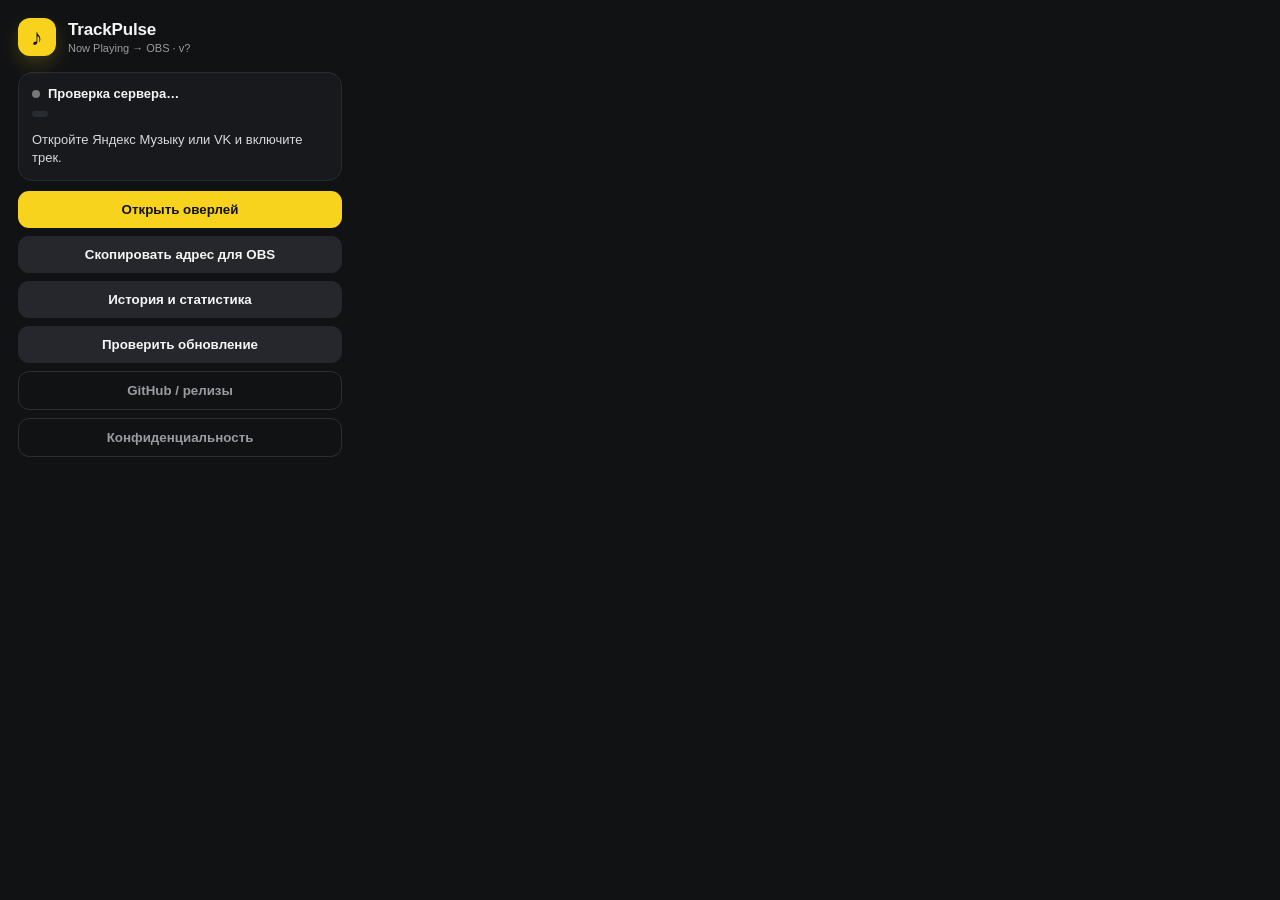
<file: popup.html>
<!doctype html>
<html lang="ru">
<head>
  <meta charset="utf-8">
  <meta name="viewport" content="width=device-width, initial-scale=1">
  <title>TrackPulse</title>
  <link rel="stylesheet" href="popup.css">
</head>
<body>
  <main class="panel">
    <div class="heading">
      <span class="logo">♪</span>
      <div>
        <h1>TrackPulse</h1>
        <p class="tagline">Now Playing → OBS · <span id="versionLabel">v?</span></p>
      </div>
    </div>

    <section class="status-card">
      <div class="status-line">
        <span id="statusDot" class="status-dot"></span>
        <strong id="statusText">Проверка сервера…</strong>
      </div>
      <div id="sourceBadge" class="source-badge" hidden></div>
      <div id="track" class="track">Откройте Яндекс Музыку или VK и включите трек.</div>
      <div id="updateBanner" class="update-banner" hidden></div>
      <div id="error" class="error" hidden></div>
    </section>

    <button id="openOverlay" type="button">Открыть оверлей</button>
    <button id="copyAddress" class="secondary" type="button">Скопировать адрес для OBS</button>
    <button id="openStats" class="secondary" type="button">История и статистика</button>
    <button id="checkUpdate" class="secondary" type="button">Проверить обновление</button>
    <button id="openGithub" class="ghost" type="button">GitHub / релизы</button>
    <button id="openPrivacy" class="ghost" type="button">Конфиденциальность</button>
  </main>
  <script src="popup.js"></script>
</body>
</html>
</file>
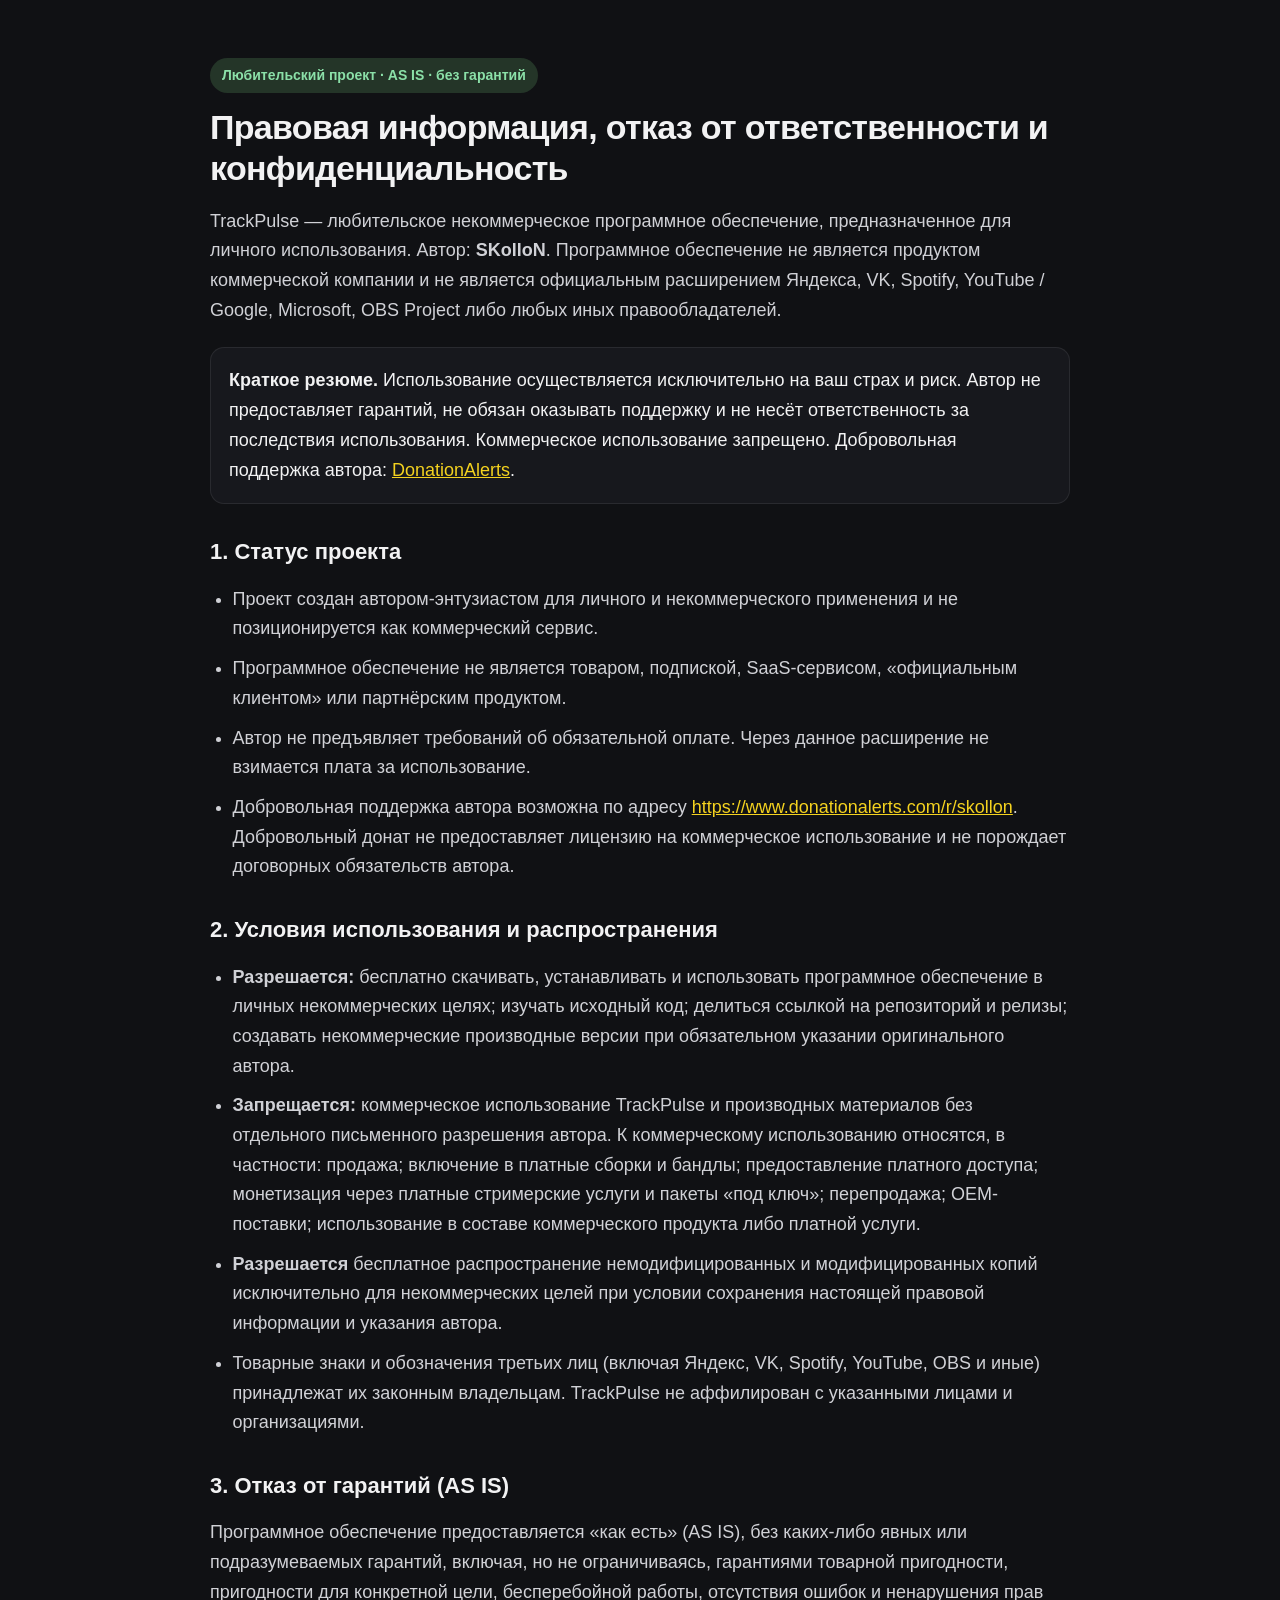
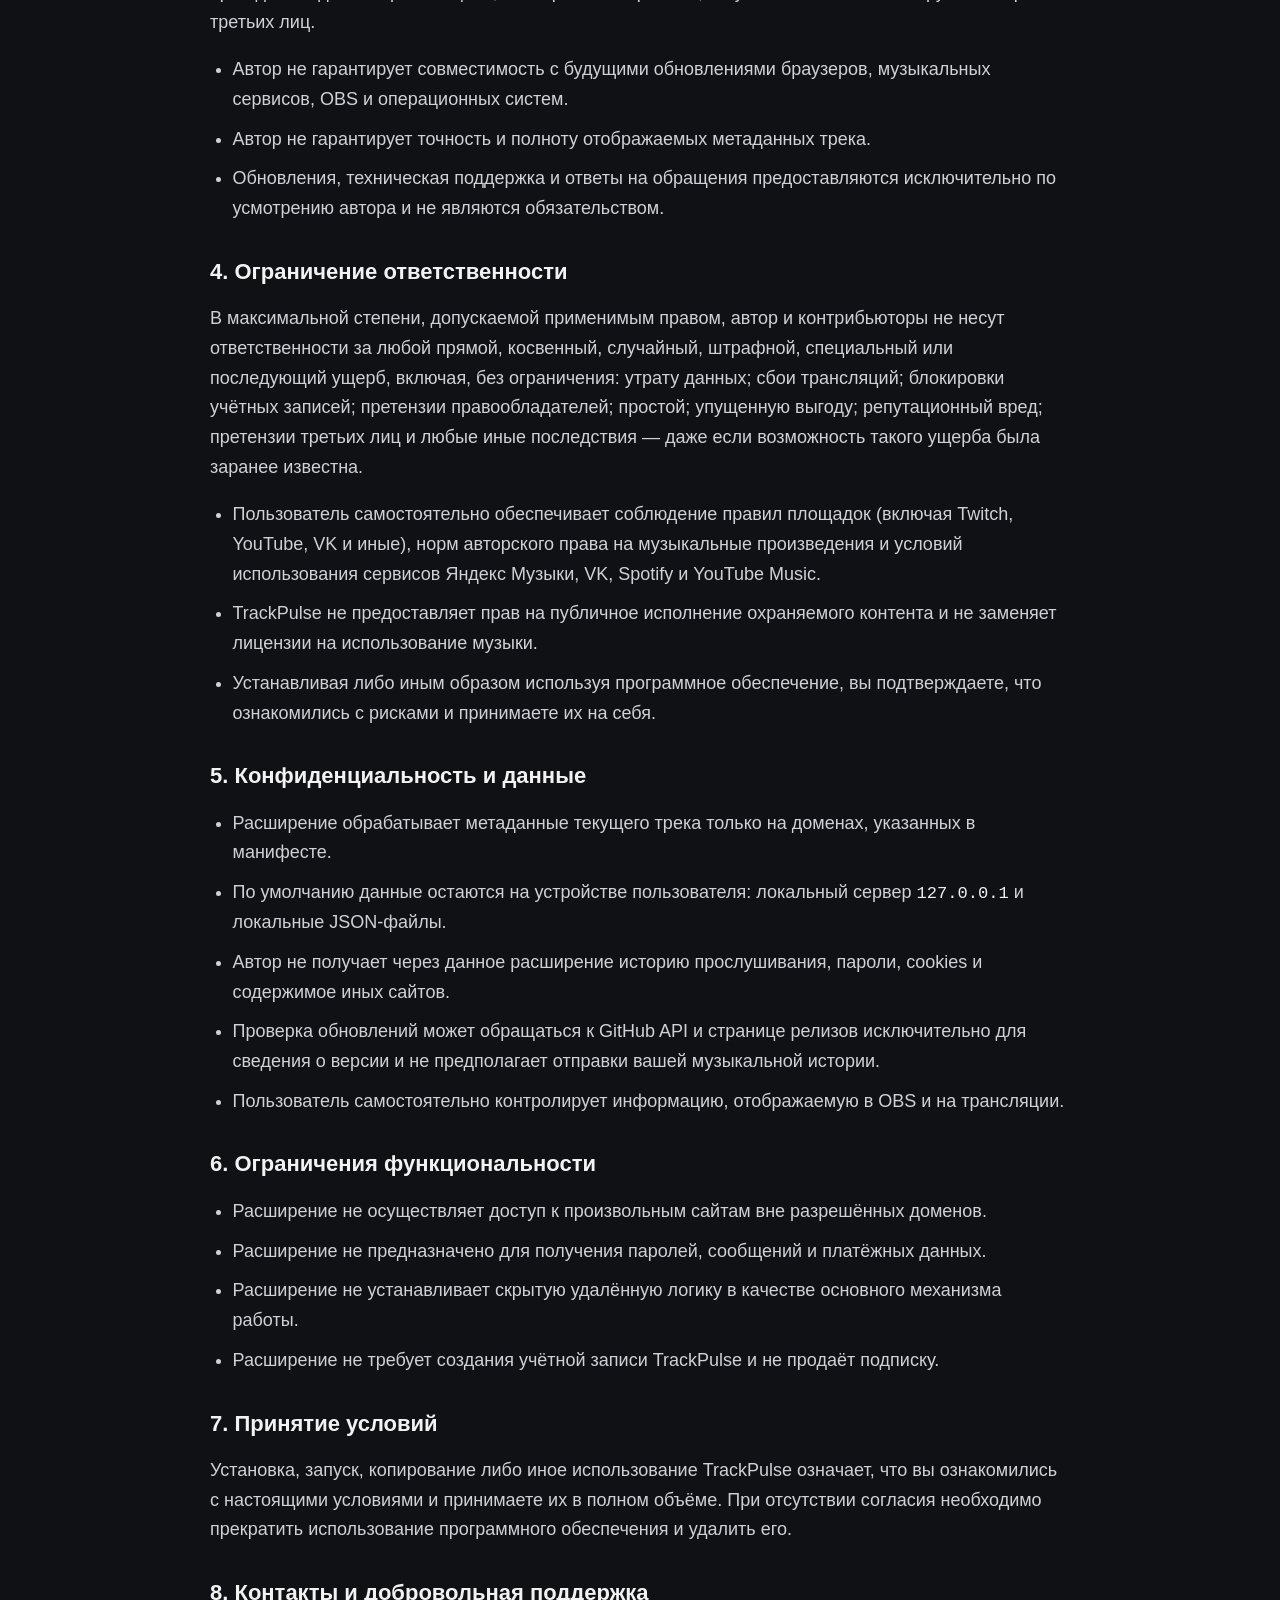
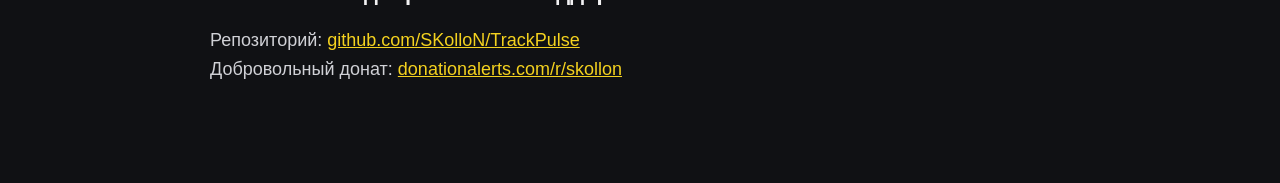
<file: privacy.html>
<!doctype html>
<html lang="ru">
<head>
  <meta charset="utf-8">
  <meta name="viewport" content="width=device-width, initial-scale=1">
  <title>TrackPulse — правовая информация и конфиденциальность</title>
  <style>
    :root {
      color-scheme: dark;
      --bg: #101114;
      --text: #f2f2f3;
      --muted: #d0d1d6;
      --accent: #f4d21f;
      --accent-soft: rgba(244,210,31,.12);
      --card: #17181d;
      --border: rgba(255,255,255,.08);
      font-family: "Segoe UI Variable", "Segoe UI", sans-serif;
    }
    body {
      margin: 0;
      background: var(--bg);
      color: var(--text);
      font-size: 18px;
    }
    main {
      max-width: 860px;
      margin: 0 auto;
      padding: 44px 24px 80px;
      line-height: 1.65;
    }
    h1 {
      margin: 0 0 12px;
      font-size: 34px;
      line-height: 1.2;
      letter-spacing: -0.02em;
    }
    h2 {
      margin: 34px 0 12px;
      font-size: 22px;
      line-height: 1.3;
    }
    p, li {
      color: var(--muted);
      font-size: 18px;
    }
    ul {
      padding-left: 1.25em;
    }
    li + li {
      margin-top: 10px;
    }
    a { color: var(--accent); }
    .badge {
      display: inline-block;
      padding: 6px 12px;
      border-radius: 999px;
      background: #243528;
      color: #8be0a8;
      font-size: 14px;
      font-weight: 600;
    }
    .warn {
      margin: 22px 0;
      padding: 18px 18px;
      border-radius: 14px;
      border: 1px solid var(--border);
      background: var(--card);
      font-size: 18px;
    }
    .warn strong { color: var(--text); }
    code {
      color: #eee;
      font-size: 0.95em;
    }
  </style>
</head>
<body>
  <main>
    <p class="badge">Любительский проект · AS IS · без гарантий</p>
    <h1>Правовая информация, отказ от ответственности и конфиденциальность</h1>
    <p>
      TrackPulse — любительское некоммерческое программное обеспечение, предназначенное для личного использования.
      Автор: <strong>SKolloN</strong>. Программное обеспечение не является продуктом коммерческой компании
      и не является официальным расширением Яндекса, VK, Spotify, YouTube / Google, Microsoft, OBS Project либо любых иных правообладателей.
    </p>

    <div class="warn">
      <strong>Краткое резюме.</strong>
      Использование осуществляется исключительно на ваш страх и риск.
      Автор не предоставляет гарантий, не обязан оказывать поддержку и не несёт ответственность
      за последствия использования. Коммерческое использование запрещено.
      Добровольная поддержка автора: <a href="https://www.donationalerts.com/r/skollon" target="_blank" rel="noopener noreferrer">DonationAlerts</a>.
    </div>

    <h2>1. Статус проекта</h2>
    <ul>
      <li>Проект создан автором-энтузиастом для личного и некоммерческого применения и не позиционируется как коммерческий сервис.</li>
      <li>Программное обеспечение не является товаром, подпиской, SaaS-сервисом, «официальным клиентом» или партнёрским продуктом.</li>
      <li>Автор не предъявляет требований об обязательной оплате. Через данное расширение не взимается плата за использование.</li>
      <li>Добровольная поддержка автора возможна по адресу
        <a href="https://www.donationalerts.com/r/skollon" target="_blank" rel="noopener noreferrer">https://www.donationalerts.com/r/skollon</a>.
        Добровольный донат не предоставляет лицензию на коммерческое использование и не порождает договорных обязательств автора.</li>
    </ul>

    <h2>2. Условия использования и распространения</h2>
    <ul>
      <li><strong>Разрешается:</strong> бесплатно скачивать, устанавливать и использовать программное обеспечение в личных некоммерческих целях; изучать исходный код; делиться ссылкой на репозиторий и релизы; создавать некоммерческие производные версии при обязательном указании оригинального автора.</li>
      <li><strong>Запрещается:</strong> коммерческое использование TrackPulse и производных материалов без отдельного письменного разрешения автора. К коммерческому использованию относятся, в частности: продажа; включение в платные сборки и бандлы; предоставление платного доступа; монетизация через платные стримерские услуги и пакеты «под ключ»; перепродажа; OEM-поставки; использование в составе коммерческого продукта либо платной услуги.</li>
      <li><strong>Разрешается</strong> бесплатное распространение немодифицированных и модифицированных копий исключительно для некоммерческих целей при условии сохранения настоящей правовой информации и указания автора.</li>
      <li>Товарные знаки и обозначения третьих лиц (включая Яндекс, VK, Spotify, YouTube, OBS и иные) принадлежат их законным владельцам. TrackPulse не аффилирован с указанными лицами и организациями.</li>
    </ul>

    <h2>3. Отказ от гарантий (AS IS)</h2>
    <p>
      Программное обеспечение предоставляется «как есть» (AS IS), без каких-либо явных или подразумеваемых гарантий,
      включая, но не ограничиваясь, гарантиями товарной пригодности, пригодности для конкретной цели,
      бесперебойной работы, отсутствия ошибок и ненарушения прав третьих лиц.
    </p>
    <ul>
      <li>Автор не гарантирует совместимость с будущими обновлениями браузеров, музыкальных сервисов, OBS и операционных систем.</li>
      <li>Автор не гарантирует точность и полноту отображаемых метаданных трека.</li>
      <li>Обновления, техническая поддержка и ответы на обращения предоставляются исключительно по усмотрению автора и не являются обязательством.</li>
    </ul>

    <h2>4. Ограничение ответственности</h2>
    <p>
      В максимальной степени, допускаемой применимым правом, автор и контрибьюторы
      не несут ответственности за любой прямой, косвенный, случайный, штрафной, специальный
      или последующий ущерб, включая, без ограничения: утрату данных; сбои трансляций;
      блокировки учётных записей; претензии правообладателей; простой; упущенную выгоду;
      репутационный вред; претензии третьих лиц и любые иные последствия —
      даже если возможность такого ущерба была заранее известна.
    </p>
    <ul>
      <li>Пользователь самостоятельно обеспечивает соблюдение правил площадок (включая Twitch, YouTube, VK и иные), норм авторского права на музыкальные произведения и условий использования сервисов Яндекс Музыки, VK, Spotify и YouTube Music.</li>
      <li>TrackPulse не предоставляет прав на публичное исполнение охраняемого контента и не заменяет лицензии на использование музыки.</li>
      <li>Устанавливая либо иным образом используя программное обеспечение, вы подтверждаете, что ознакомились с рисками и принимаете их на себя.</li>
    </ul>

    <h2>5. Конфиденциальность и данные</h2>
    <ul>
      <li>Расширение обрабатывает метаданные текущего трека только на доменах, указанных в манифесте.</li>
      <li>По умолчанию данные остаются на устройстве пользователя: локальный сервер <code>127.0.0.1</code> и локальные JSON-файлы.</li>
      <li>Автор не получает через данное расширение историю прослушивания, пароли, cookies и содержимое иных сайтов.</li>
      <li>Проверка обновлений может обращаться к GitHub API и странице релизов исключительно для сведения о версии и не предполагает отправки вашей музыкальной истории.</li>
      <li>Пользователь самостоятельно контролирует информацию, отображаемую в OBS и на трансляции.</li>
    </ul>

    <h2>6. Ограничения функциональности</h2>
    <ul>
      <li>Расширение не осуществляет доступ к произвольным сайтам вне разрешённых доменов.</li>
      <li>Расширение не предназначено для получения паролей, сообщений и платёжных данных.</li>
      <li>Расширение не устанавливает скрытую удалённую логику в качестве основного механизма работы.</li>
      <li>Расширение не требует создания учётной записи TrackPulse и не продаёт подписку.</li>
    </ul>

    <h2>7. Принятие условий</h2>
    <p>
      Установка, запуск, копирование либо иное использование TrackPulse означает, что вы ознакомились
      с настоящими условиями и принимаете их в полном объёме. При отсутствии согласия
      необходимо прекратить использование программного обеспечения и удалить его.
    </p>

    <h2>8. Контакты и добровольная поддержка</h2>
    <p>
      Репозиторий: <a href="https://github.com/SKolloN/TrackPulse" target="_blank" rel="noopener noreferrer">github.com/SKolloN/TrackPulse</a><br>
      Добровольный донат: <a href="https://www.donationalerts.com/r/skollon" target="_blank" rel="noopener noreferrer">donationalerts.com/r/skollon</a>
    </p>
  </main>
  <script>
    (async () => {
      try {
        const response = await fetch('http://127.0.0.1:18181/api/theme?t=' + Date.now(), { cache: 'no-store' });
        if (!response.ok) return;
        const data = await response.json();
        const accent = data?.theme?.cssVars?.accent;
        if (accent) {
          document.documentElement.style.setProperty('--accent', accent);
          const hex = String(accent).replace('#', '');
          if (hex.length === 6) {
            const r = parseInt(hex.slice(0, 2), 16);
            const g = parseInt(hex.slice(2, 4), 16);
            const b = parseInt(hex.slice(4, 6), 16);
            document.documentElement.style.setProperty('--accent-soft', `rgba(${r},${g},${b},0.12)`);
          }
        }
      } catch (_) {}
    })();
  </script>
</body>
</html>
</file>
<file: popup.css>
:root {
  color-scheme: dark;
  font-family: Bahnschrift, "Segoe UI Variable", "Segoe UI", sans-serif;
}

* { box-sizing: border-box; }
body {
  margin: 0;
  width: 360px;
  background: #111214;
  color: #f5f5f5;
}
.panel {
  padding: 18px;
  animation: page-in 360ms cubic-bezier(.2,.8,.2,1) both;
}
@keyframes page-in {
  from { opacity: 0; transform: translateY(8px); }
  to { opacity: 1; transform: translateY(0); }
}
.heading { display: flex; gap: 12px; align-items: center; }
.logo {
  width: 38px;
  height: 38px;
  display: grid;
  place-items: center;
  border-radius: 12px;
  background: #f7d31d;
  color: #111;
  font-size: 23px;
  transition: transform 180ms ease, box-shadow 180ms ease;
  box-shadow: 0 8px 18px rgba(247,211,29,.18);
}
.heading:hover .logo { transform: scale(1.05) rotate(-4deg); }
h1 { margin: 0; font-size: 17px; letter-spacing: -.01em; }
.tagline {
  margin: 2px 0 0;
  color: #9a9ba1;
  font-size: 11px;
}
.status-card {
  margin: 16px 0 10px;
  padding: 13px;
  border: 1px solid #292b30;
  border-radius: 14px;
  background: #18191d;
  transition: border-color 180ms ease, transform 180ms ease;
}
.status-card:hover {
  border-color: #3a3d45;
  transform: translateY(-1px);
}
.status-line { display: flex; align-items: center; gap: 8px; font-size: 13px; }
.status-dot { width: 8px; height: 8px; border-radius: 50%; background: #777; transition: background 180ms ease, box-shadow 180ms ease; }
.status-dot.ok { background: #56d68b; box-shadow: 0 0 12px rgba(86,214,139,.5); }
.status-dot.bad { background: #ff6577; }
.source-badge {
  display: inline-flex;
  margin-top: 10px;
  padding: 3px 8px;
  border-radius: 999px;
  font-size: 11px;
  font-weight: 700;
  letter-spacing: .02em;
  background: #2a2c33;
  color: #d7d8dc;
  transition: transform 160ms ease, background 160ms ease;
}
.source-badge:hover { transform: translateY(-1px); }
.source-badge.yandex { background: #3a3214; color: #f4d21f; }
.source-badge.vk { background: #1c2f4a; color: #7eb6ff; }
.source-badge.spotify { background: #143d28; color: #1ed760; }
.source-badge.youtubemusic { background: #3a1717; color: #ff6b6b; }
.track { margin-top: 10px; color: #d8d9dc; font-size: 13px; line-height: 1.4; }
.error { margin-top: 8px; color: #ff8e9a; font-size: 11px; line-height: 1.35; }
.update-banner {
  margin-top: 10px;
  padding: 8px 10px;
  border-radius: 10px;
  background: rgba(244, 210, 31, 0.12);
  border: 1px solid rgba(244, 210, 31, 0.28);
  color: #f4d21f;
  font-size: 11px;
  line-height: 1.4;
}
button {
  width: 100%;
  border: 0;
  border-radius: 11px;
  padding: 11px 12px;
  background: #f7d31d;
  color: #111;
  font-family: inherit;
  font-weight: 750;
  cursor: pointer;
  transition: transform 160ms ease, filter 160ms ease, background 160ms ease, box-shadow 160ms ease, color 160ms ease, border-color 160ms ease;
}
button:hover {
  filter: brightness(1.05);
  transform: translateY(-1px);
  box-shadow: 0 10px 22px rgba(247,211,29,.2);
}
button:active { transform: translateY(0) scale(.98); }
button.secondary { margin-top: 8px; background: #25272c; color: #f5f5f5; box-shadow: none; }
button.secondary:hover { background: #2e3138; box-shadow: 0 8px 18px rgba(0,0,0,.25); }
button.ghost {
  margin-top: 8px;
  background: transparent;
  color: #9a9ba1;
  border: 1px solid #2c2e34;
  font-weight: 600;
  box-shadow: none;
}
button.ghost:hover {
  color: #f5f5f5;
  border-color: #3d4048;
  background: rgba(255,255,255,.03);
  box-shadow: none;
}
button:disabled { opacity: .55; cursor: wait; transform: none; box-shadow: none; }
</file>
